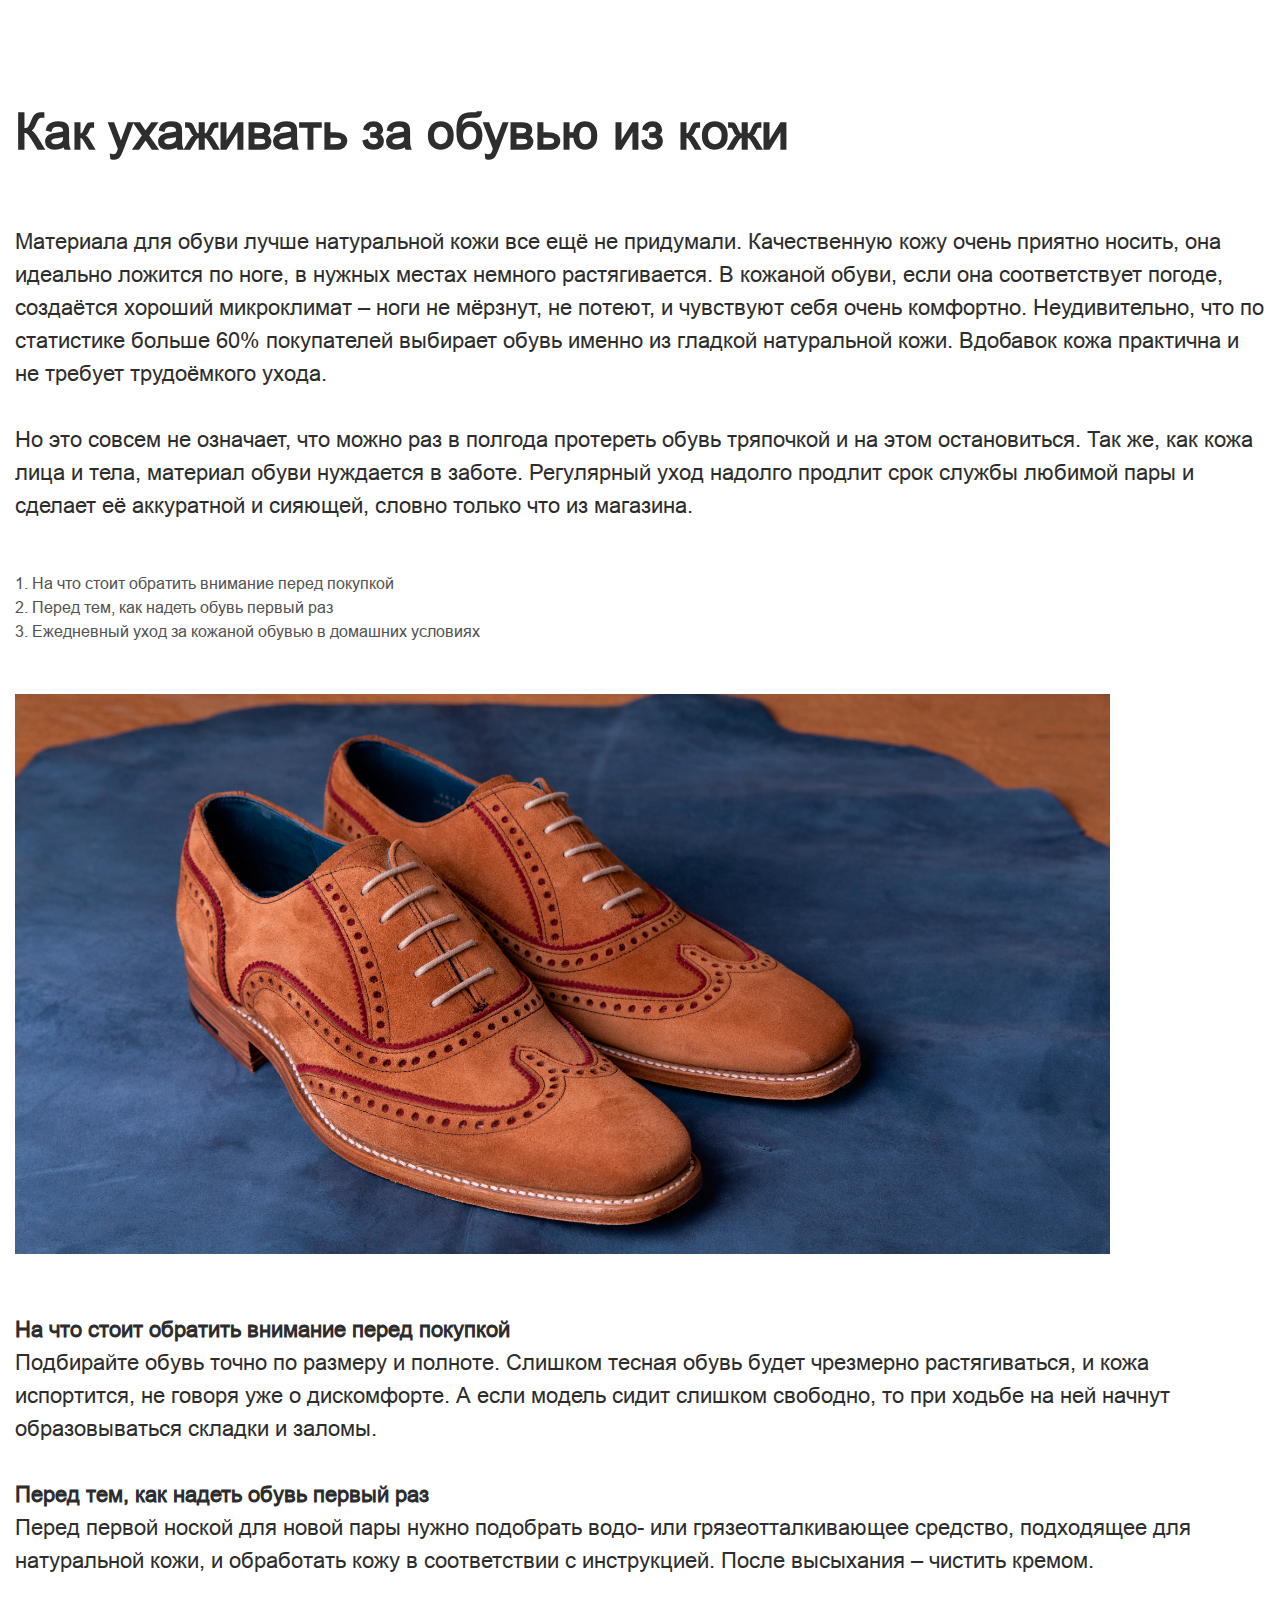
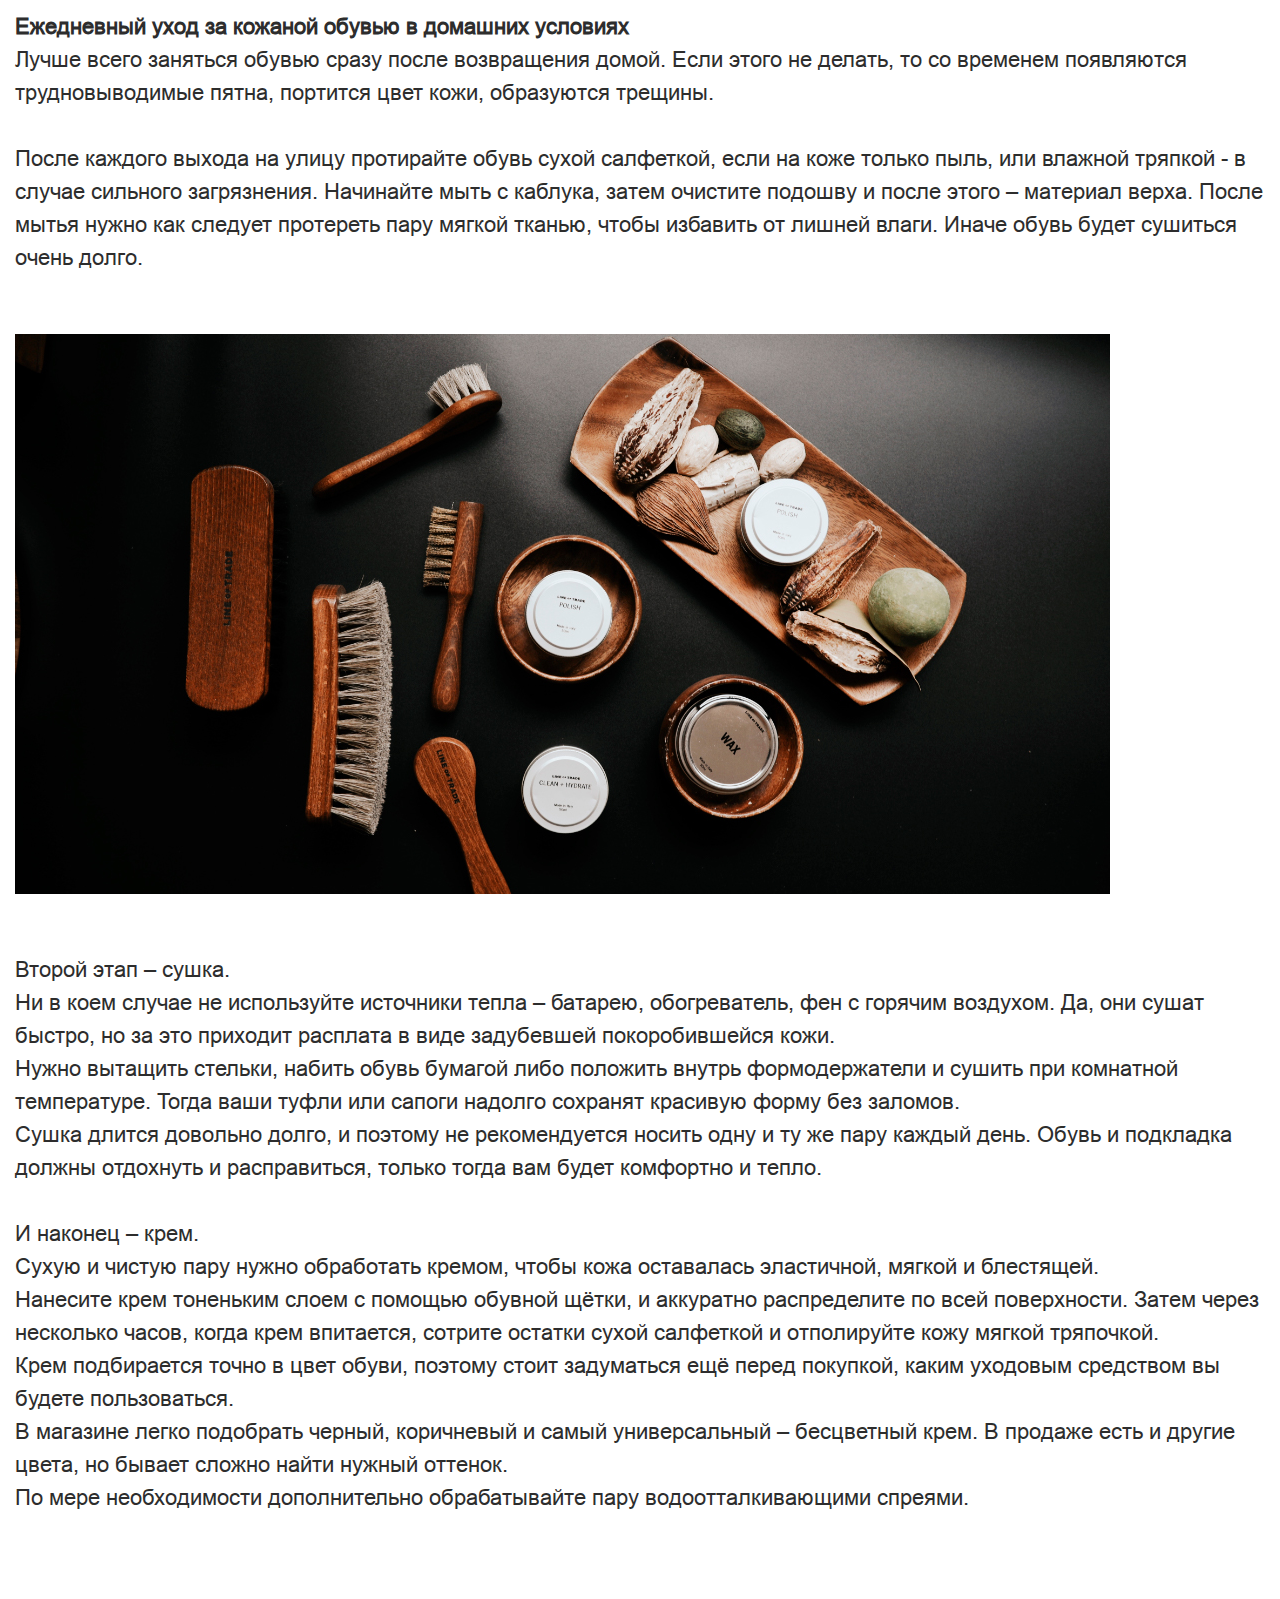
<file: index.html>
<!DOCTYPE html>
<html lang="ru">

<head>
  <link href="css/style.css" rel="stylesheet">
  <meta charset="UTF-8">
  <meta name="viewport" content="width=device-width, initial-scale=1.0">
  <title>ShopOnline</title>
</head>

<body>
  <div class="container">
    <article class="article">
      <h1 class="article__title">Как ухаживать за обувью из кожи</h1>
      <p class="article__paragraph article__paragraph_one">
        Материала для обуви лучше натуральной кожи все ещё не придумали. Качественную кожу очень приятно носить,
        она идеально ложится по ноге, в нужных местах немного растягивается. В кожаной обуви, если она соответствует
        погоде,
        создаётся хороший микроклимат – ноги не мёрзнут, не потеют, и чувствуют себя очень комфортно. Неудивительно, что
        по
        статистике больше 60% покупателей выбирает обувь именно из гладкой натуральной кожи. Вдобавок кожа практична и
        не
        требует
        трудоёмкого ухода.
      </p>
      <p class="article__paragraph article__paragraph_one">
        Но это совсем не означает, что можно раз в полгода протереть обувь тряпочкой и на этом остановиться. Так
        же,
        как
        кожа
        лица и тела, материал обуви нуждается в заботе. Регулярный уход надолго продлит срок службы любимой пары и
        сделает
        её
        аккуратной и сияющей, словно только что из магазина.
      </p>

      <nav class="article-nav">
        <ol class="article__list">
          <li class="article__item">
            <a class="article__link" href="#purchase">На что стоит обратить внимание перед
              покупкой</a>
          </li>
          <li class="article__item">
            <a class="article__link" href="#before">Перед тем, как надеть обувь
              первый
              раз</a>
          </li>
          <li class="article__item">
            <a class="article__link" href="#care">Ежедневный уход за кожаной обувью
              в
              домашних условиях</a>
          </li>
        </ol>
      </nav>

      <section class="section fish">
        <img class="article__img" src="./images/article/01.jpg" alt="изображение туфлей">
        <h2 class="section__title section__title_bold">
          На что стоит обратить внимание перед покупкой
        </h2>
        <p class="article__paragraph article__paragraph_one">
          Подбирайте обувь точно по размеру и полноте. Слишком тесная обувь будет чрезмерно растягиваться, и кожа
          испортится, не говоря уже о дискомфорте. А если модель сидит слишком свободно, то при ходьбе на ней начнут
          образовываться складки и заломы.
        </p>
      </section>

      <section class="section before" id="before">
        <h2 class="section__title section__title_bold">
          Перед тем, как надеть обувь первый раз
        </h2>
        <p class="article__paragraph article__paragraph_one">
          Перед первой ноской для новой пары нужно подобрать водо- или грязеотталкивающее средство, подходящее для
          натуральной кожи, и обработать кожу в соответствии с инструкцией. После высыхания – чистить кремом.
        </p>
      </section>

      <section class="section care">
        <h2 class="section__title section__title_bold">
          Ежедневный уход за кожаной обувью в домашних условиях
        </h2>
        <p class="article__paragraph article__paragraph_one">
          Лучше всего заняться обувью сразу после возвращения домой. Если этого не делать, то со временем
          появляются
          трудновыводимые пятна, портится цвет кожи, образуются трещины.
        </p>

        <p class="article__paragraph article__paragraph_one">
          После каждого выхода на улицу протирайте обувь сухой салфеткой, если на коже только пыль, или влажной
          тряпкой - в случае сильного загрязнения. Начинайте мыть с каблука, затем очистите подошву и после этого
          –
          материал
          верха.
          После мытья нужно как следует протереть пару мягкой тканью, чтобы избавить от лишней влаги. Иначе обувь
          будет
          сушиться очень долго.
        </p>
      </section>

      <section class="section">
        <img class="article__img" src="./images/article/02.jpg" alt="инвентарь для чистки обуви">
        <h2 class="section__title">
          Второй этап – сушка.
        </h2>
        <p class="article__paragraph article__paragraph_two">
          Ни в коем случае не используйте источники тепла – батарею, обогреватель, фен с горячим воздухом. Да, они
          сушат быстро, но за это приходит расплата в виде задубевшей покоробившейся кожи.
        </p>
        <p class="article__paragraph article__paragraph_two">
          Нужно вытащить стельки, набить обувь бумагой либо положить внутрь формодержатели и сушить при комнатной
          температуре. Тогда ваши туфли или сапоги надолго сохранят красивую форму без заломов.
        </p>
        <p class="article__paragraph article__paragraph_two">
          Сушка длится довольно долго, и поэтому не рекомендуется носить одну и ту же пару каждый день. Обувь и
          подкладка должны отдохнуть и расправиться, только тогда вам будет комфортно и тепло.
        </p>
      </section>

      <section class="section cream">
        <h2 class="section__title">
          И наконец – крем.
        </h2>
        <p class="article__paragraph article__paragraph_two">
          Сухую и чистую пару нужно обработать кремом, чтобы кожа оставалась эластичной, мягкой и блестящей.
        </p>
        <p class="article__paragraph article__paragraph_two">
          Нанесите крем тоненьким слоем с помощью обувной щётки, и аккуратно распределите по всей поверхности.
          Затем
          через несколько часов, когда крем впитается, сотрите остатки сухой салфеткой и отполируйте кожу мягкой
          тряпочкой.
        </p>
        <p class="article__paragraph article__paragraph_two">
          Крем подбирается точно в цвет обуви, поэтому стоит задуматься ещё перед покупкой, каким уходовым
          средством
          вы будете пользоваться.
        </p>
        <p class="article__paragraph article__paragraph_two">
          В магазине легко подобрать черный, коричневый и самый универсальный – бесцветный крем. В продаже есть и
          другие цвета, но бывает сложно найти нужный оттенок.
        </p>
        <p class="article__paragraph article__paragraph_two">
          По мере необходимости дополнительно обрабатывайте пару водоотталкивающими спреями.
        </p>
      </section>
    </article>
  </div>
</body>

</html>
</file>
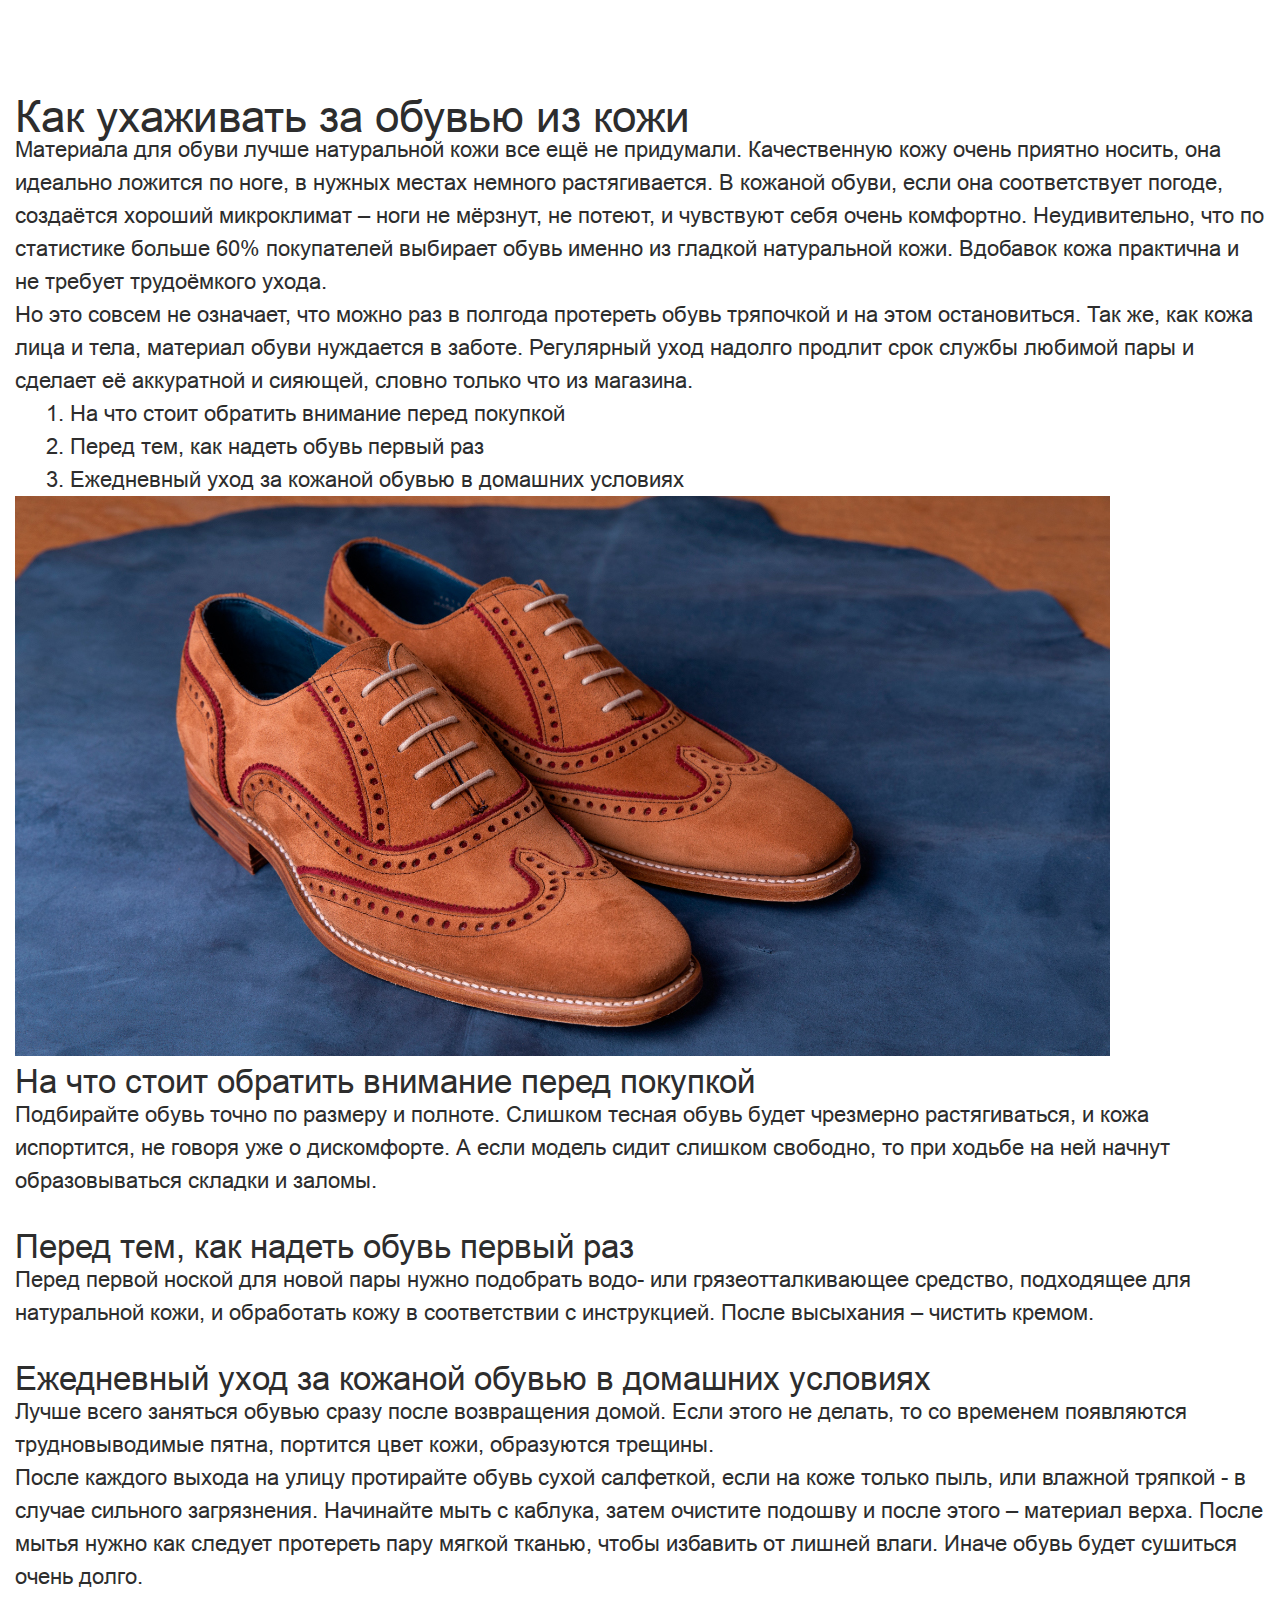
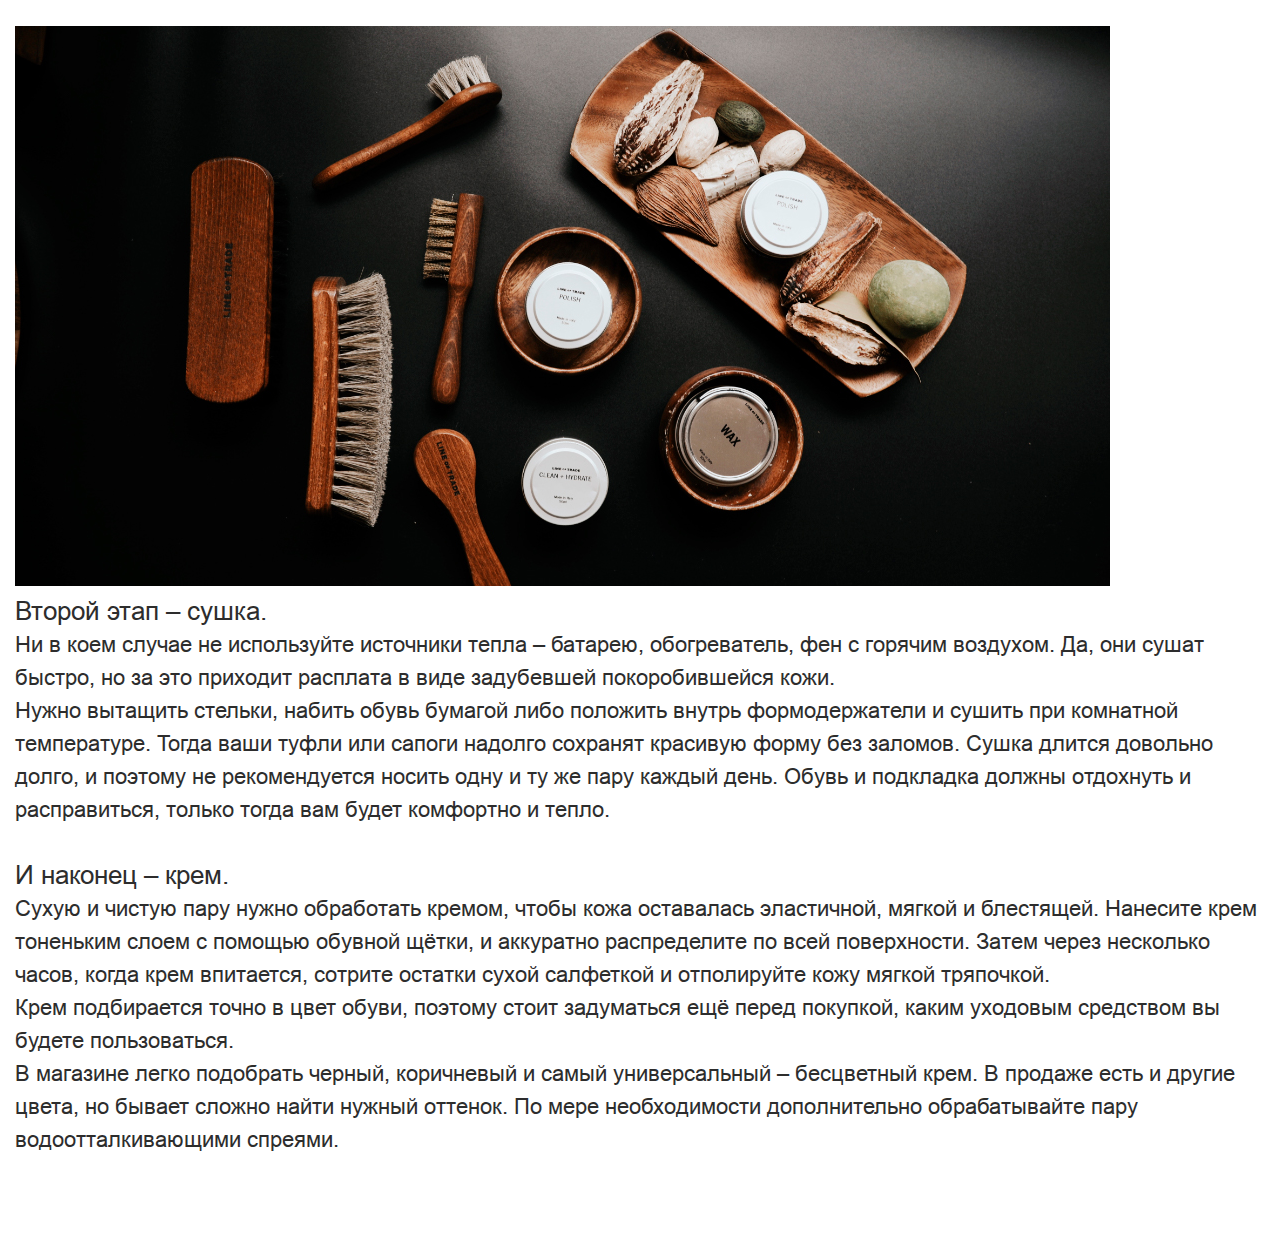
<file: article.html>
<!DOCTYPE html>
<html lang="ru">

<head>
  <meta charset="UTF-8">
  <meta name="viewport" content="width=device-width, initial-scale=1.0">

  <link rel="preload" href="fonts/lato-regular.woff2" as="font" type="font/woff2" crossorigin>
  <link rel="preload" href="fonts/lato-bold.woff2" as="font" type="font/woff2" crossorigin>

  <link href="css/normalize.css" rel="stylesheet">
  <link href="css/style.css" rel="stylesheet">
  <title>ShopOnline</title>
</head>

<body>
  <article class="article">
    <section class="previos">
      <div class="container">
        <h1 class="previos-title">
          Как ухаживать за обувью из кожи
        </h1>
        <div class="previos-box">
          <p class="paragraph">
            Материала для обуви лучше натуральной кожи все ещё не придумали. Качественную кожу очень приятно носить, она
            идеально
            ложится по ноге, в нужных местах немного растягивается. В кожаной обуви, если она соответствует погоде,
            создаётся
            хороший микроклимат – ноги не мёрзнут, не потеют, и чувствуют себя очень комфортно. Неудивительно, что по
            статистике
            больше 60% покупателей выбирает обувь именно из гладкой натуральной кожи. Вдобавок кожа практична и не
            требует
            трудоёмкого ухода.
          </p>
          <p class="paragraph">
            Но это совсем не означает, что можно раз в полгода протереть обувь тряпочкой и на этом остановиться. Так же,
            как
            кожа
            лица и тела, материал обуви нуждается в заботе. Регулярный уход надолго продлит срок службы любимой пары и
            сделает
            её
            аккуратной и сияющей, словно только что из магазина.
          </p>
        </div>

        <nav class="previos-menu">
          <ol class="previos-list">
            <li class="previos-list__item"><a class="previos-link" href="#purchase">На что стоит обратить внимание
                перед покупкой</a></li>
            <li class="previos-list__item"><a class="previos-link" href="#before">Перед тем, как надеть обувь
                первый
                раз</a></li>
            <li class="previos-list__item"><a class="previos-link" href="#care">Ежедневный уход за кожаной обувью
                в
                домашних условиях</a></li>
          </ol>
        </nav>

        <img class="article-img" src="./images/previos.jpg" alt="изображение туфлей">
      </div>
    </section>

    <section class="section" id="purchase">
      <div class="container">

        <h2 class="section-title section-title_bold">
          На что стоит обратить внимание перед покупкой
        </h2>
        <p class="text">
          Подбирайте обувь точно по размеру и полноте. Слишком тесная обувь будет чрезмерно растягиваться, и кожа
          испортится, не говоря уже о дискомфорте. А если модель сидит слишком свободно, то при ходьбе на ней начнут
          образовываться складки и заломы.
        </p>
      </div>

    </section>


    <section class="section" id="before">
      <div class="container">
        <h2 class="section-title section-title_bold">
          Перед тем, как надеть обувь первый раз
        </h2>
        <p class="text">
          Перед первой ноской для новой пары нужно подобрать водо- или грязеотталкивающее средство, подходящее для
          натуральной кожи, и обработать кожу в соответствии с инструкцией. После высыхания – чистить кремом.
        </p>
      </div>
    </section>

    <section class="section" id="care" aria-label="Уход за обувью">
      <section class="section">
        <div class="container">
          <h2 class="section-title section-title_bold">
            Ежедневный уход за кожаной обувью в домашних условиях
          </h2>
          <p class="paragraph">
            Лучше всего заняться обувью сразу после возвращения домой. Если этого не делать, то со временем
            появляются
            трудновыводимые пятна, портится цвет кожи, образуются трещины.
          </p>

          <p class="paragraph">
            После каждого выхода на улицу протирайте обувь сухой салфеткой, если на коже только пыль, или влажной
            тряпкой - в случае сильного загрязнения. Начинайте мыть с каблука, затем очистите подошву и после этого
            –
            материал
            верха.
            После мытья нужно как следует протереть пару мягкой тканью, чтобы избавить от лишней влаги. Иначе обувь
            будет
            сушиться очень долго.
          </p>
        </div>
      </section>

      <section class="section">
        <div class="container">
          <img class="article-img article-img_care" src="./images/article/02.jpg" alt="инвентарь для чистки обуви">
          <h3 class="section-title">
            Второй этап – сушка.
          </h3>
          <p class="text">
            Ни в коем случае не используйте источники тепла – батарею, обогреватель, фен с горячим воздухом. Да, они
            сушат быстро, но за это приходит расплата в виде задубевшей покоробившейся кожи.
          </p>
          <p class="text">
            Нужно вытащить стельки, набить обувь бумагой либо положить внутрь формодержатели и сушить при комнатной
            температуре. Тогда ваши туфли или сапоги надолго сохранят красивую форму без заломов.
            Сушка длится довольно долго, и поэтому не рекомендуется носить одну и ту же пару каждый день. Обувь и
            подкладка должны отдохнуть и расправиться, только тогда вам будет комфортно и тепло.
          </p>
        </div>
      </section>

      <section class="section">
        <div class="container">
          <h3 class="section-title">
            И наконец – крем.
          </h3>
          <p class="text">
            Сухую и чистую пару нужно обработать кремом, чтобы кожа оставалась эластичной, мягкой и блестящей.
            Нанесите крем тоненьким слоем с помощью обувной щётки, и аккуратно распределите по всей поверхности.
            Затем
            через несколько часов, когда крем впитается, сотрите остатки сухой салфеткой и отполируйте кожу мягкой
            тряпочкой.
          </p>
          <p class="text">
            Крем подбирается точно в цвет обуви, поэтому стоит задуматься ещё перед покупкой, каким уходовым
            средством
            вы будете пользоваться.
          </p>
          <p class="text">
            В магазине легко подобрать черный, коричневый и самый универсальный – бесцветный крем. В продаже есть и
            другие цвета, но бывает сложно найти нужный оттенок.
            По мере необходимости дополнительно обрабатывайте пару водоотталкивающими спреями.
          </p>
        </div>
      </section>
    </section>
  </article>


</body>

</html>
</file>
<file: css/style.css>
@import url("normalize.css");
@import url("article.css");
@import url("style.css");

@font-face {
  font-family: "Arial";
  src: local("Arial"), local("Arial-Regular"), url('../fonts/Arial.woff2') format("woff2"),
    url('../fonts/Arial.woff') format("woff");
  font-weight: 400;
  font-display: swap;
}

@font-face {
  font-family: "Arial-Bold";
  src: local("Arial-Bold"), url('../fonts/Arial-Bold.woff2') format("woff2"),
    url('../fonts/Arial-Bold.woff') format("woff");
  font-weight: 700;
  font-display: swap;
}

@font-face {
  font-family: "Arial-Black";
  src: local("Arial-Black"), url('../fonts/Arial-Black.woff2') format("woff2"),
    url('../fonts/Arial-Black.woff') format("woff");
  font-weight: 900;
  font-display: swap;
}

* {
  box-sizing: border-box;
}

html {
  position: relative;
  box-sizing: border-box;
}

*,
*::before,
*::after {
  box-sizing: inherit;
}

body {
  font-family: Arial, sans-serif;
  text-decoration: none;
  margin: 0;
  font-weight: 400;
  font-size: 22px;
  line-height: 33px;
  color: #2d2d2d;
}

img,
svg {
  max-width: 100%;
  max-height: 100%;
  height: auto;
}

button {
  padding: 0;
  cursor: pointer;
  border: none;
  background-color: transparent;
}

a {
  text-decoration: none;
  color: inherit;
}

ul {
  list-style: none;
  padding: 0;
  margin: 0;
}

ol {
  padding-left: 55px;
  margin: 0;
}

h1,
h2,
h3,
p,
figure,
fieldset {
  margin: 0;
  font-weight: 400;
}

iframe {
  border: none;
}

/*
Доступно скрываю элементы
*/

.visually-hidden {
  transform: scale(0);
  position: fixed;
}


/*
Пример контейнера

Если контейнер 1180px по макету,
то для max-width прибавляем паддинги 30px*2, 
в итоге 1240px
Чтобы контент не прижимался к краям экрана
*/

.container {
  max-width: 1770px;
  margin: 0 auto;
  padding: 0 15px;
}
</file>
